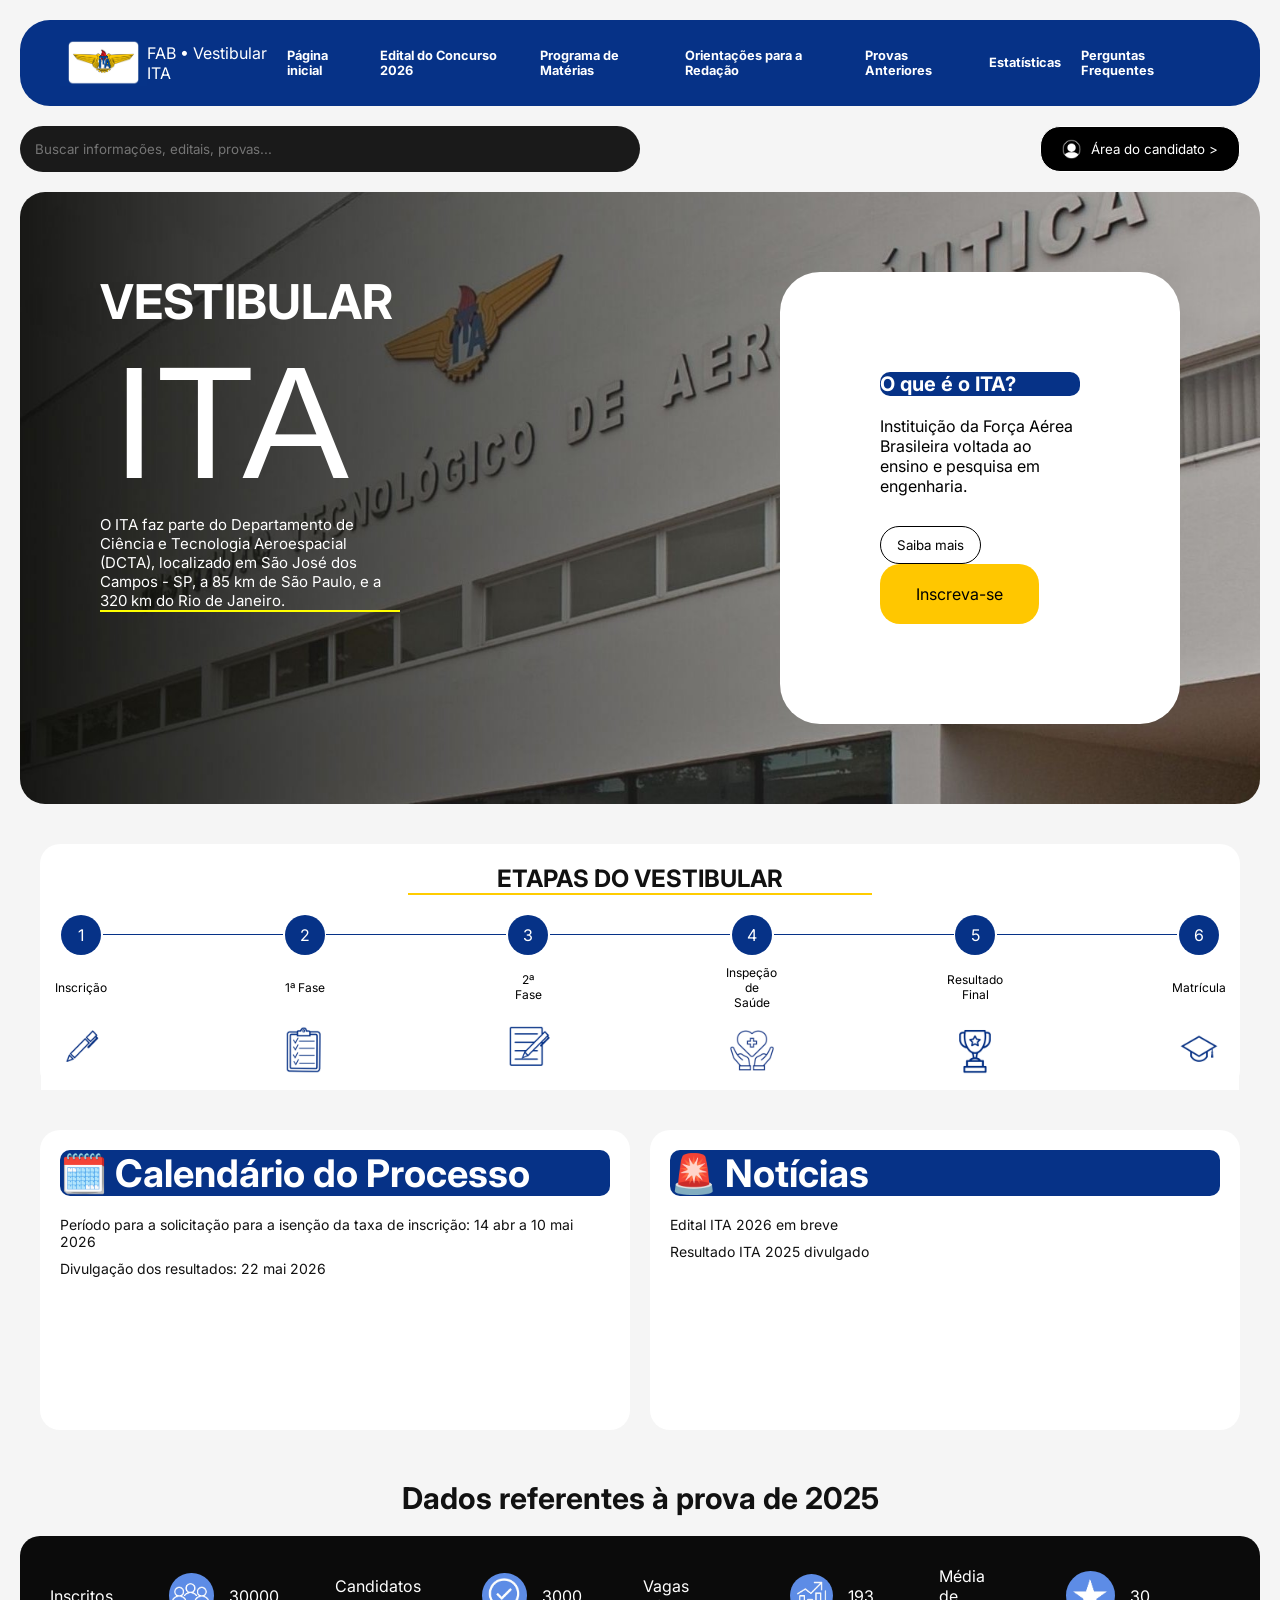
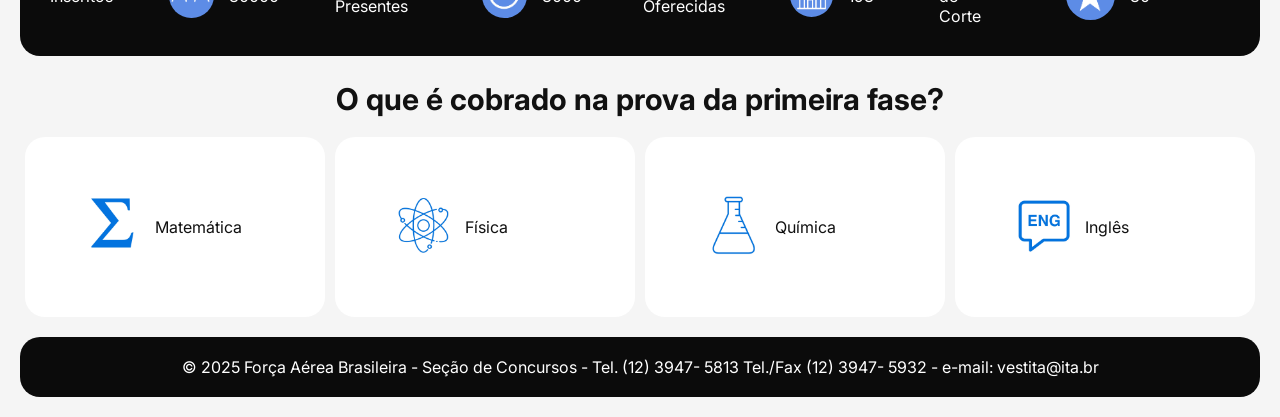
<file: index.html>
<!DOCTYPE html>
<html lang="pt-br">
<head>
  <meta charset="UTF-8">
  <title>Vestibular ITA</title>
  <link rel="stylesheet" href="style.css">
  <link href="https://fonts.googleapis.com/css2?family=Inter:wght@400;600;700&display=swap" rel="stylesheet">
</head>

<body>

<!-- HEADER -->
<header class="header">
  <div class="Fab"> <img src="assets/logoita.jpg" class="logo-header">  FAB • Vestibular ITA</div>
  <nav>
    <a>Página inicial</a>
    <a href="https://www.vestibular.ita.br/instrucoes/edital_2026_retificado.pdf" target="_blank">Edital do Concurso 2026</a>
    <a href="https://www.vestibular.ita.br/programa_2026.pdf" target="_blank">Programa de Matérias</a>
    <a href="https://www.vestibular.ita.br/orientacoes_redacao.pdf" target="blank">Orientações para a Redação</a>
    <a >Provas Anteriores</a>
    <a >Estatísticas</a>
    <a >Perguntas Frequentes</a>
  </nav>
</header>

<!-- SEARCH -->
<div class="search">
  <input type="text" placeholder="Buscar informações, editais, provas...">
  <button class="btn-candidato"> <img src="assets/candidato.jpg" class="candidato"> Área do candidato  > </button>
</div>

<!-- HERO -->
<section class="hero">
  <div class="hero-left">
    <h1>VESTIBULAR</h1>
    <span class="badge">ITA</span>
    <p class="legenda">O ITA faz parte do Departamento de Ciência e Tecnologia Aeroespacial (DCTA), localizado em São José dos Campos - SP, a 85 km de São Paulo, e a 320 km do Rio de Janeiro.</p>
  </div>

  <div class="hero-card">
    <h3>O que é o ITA?</h3>
    <p>Instituição da Força Aérea Brasileira voltada ao ensino e pesquisa em engenharia.</p>
    <div class="hero-buttons">
      <button class="btn-outline">Saiba mais</button>
      <button class="btn-primary">Inscreva-se</button>
    </div>
  </div>
</section>

<!-- ETAPAS -->
<section class="steps">
  <h2>ETAPAS DO VESTIBULAR</h2>
  <div class="step-line">
    <div class="step">1</div>
    <div class="linha-vertical"></div>
    <div class="step">2</div>
    <div class="linha-vertical"></div>
    <div class="step">3</div>
    <div class="linha-vertical"></div>
    <div class="step">4</div>
    <div class="linha-vertical"></div>
    <div class="step">5</div>
    <div class="linha-vertical"></div>
    <div class="step">6</div>
  </div>
  <div class="etapas">
    <div class="st">Inscrição</div>
    <div class="linha-vertical2"></div>
    <div class="st">1ª Fase</div>
    <div class="linha-vertical2"></div>
    <div class="st">2ª Fase</div>
    <div class="linha-vertical2"></div>
    <div class="st">Inspeção de Saúde</div>
    <div class="linha-vertical2"></div>
    <div class="st">Resultado Final</div>
    <div class="linha-vertical2"></div>
    <div class="st">Matrícula</div>
  </div>
  <div class="step-line2">
    <div class="stp"><img src="assets/1.png" class="logo"></div>
    <div class="linha-vertical2"></div>
    <div class="stp"><img src="assets/2.png" class="logo"></div>
    <div class="linha-vertical2"></div>
    <div class="stp"><img src="assets/3.png" class="logo"></div>
    <div class="linha-vertical2"></div>
    <div class="stp"><img src="assets/6.png" class="logo"></div>
    <div class="linha-vertical2"></div>
    <div class="stp"><img src="assets/5.png" class="logo"></div>
    <div class="linha-vertical2"></div>
    <div class="stp"><img src="assets/4.png" class="logo"></div>
  </div>
</section>

<!-- CALENDÁRIO + NOTÍCIAS -->
<section class="grid">
  <div class="card">
    <h3 class="info">🗓️ Calendário do Processo</h3>
      <div class="item">Período para a solicitação para a isenção da taxa de inscrição: 14 abr a 10 mai 2026</div>
      <div class="item">Divulgação dos resultados: 22 mai 2026</div>
  </div>

  <div class="card">
    <h3 class="info">🚨 Notícias</h3>
    <p class="item">Edital ITA 2026 em breve</p>
    <p class="item">Resultado ITA 2025 divulgado</p>
  </div>
</section>

<!-- ESTATÍSTICAS -->
 <h4>Dados referentes à prova de 2025</h4>
<section class="stats">
  <div class="t">Inscritos<br><span class="estat"><img src="assets/inscritos.jpeg" class="logo1">30000</span></div>
  <div class="t" >Candidatos Presentes<br><span class="estat"><img src="assets/confirmado.jpeg" class="logo1">3000</span></div>
  <div class="t" >Vagas Oferecidas<br><span class="estat"><img src="assets/dados.jpeg" class="logo1">193</span></div>
  <div class="t">Média de Corte<br><span class="estat"><img src="assets/resultado.jpeg" class="logo1">30</span></div>
</section>

<!-- CONTEÚDO -->
 <h4>O que é cobrado na prova da primeira fase?</h4>
<section class="subjects">
  <div class="subject"> <img src="assets/mat.jpeg" class="logo2"> Matemática</div>
  <div class="subject"> <img src="assets/fisica.jpeg" class="logo2">Física</div>
  <div class="subject"> <img src="assets/quimica.jpeg" class="logo2">Química</div>
  <div class="subject"> <img src="assets/ingles.jpeg" class="logo2">Inglês</div>
</section>

<!-- FOOTER -->
<footer class="footer">
  <p>© 2025 Força Aérea Brasileira - Seção de Concursos - Tel. (12) 3947- 5813 Tel./Fax (12) 3947- 5932 - e-mail: vestita@ita.br</p>
</footer>

</body>
</html>
</file>
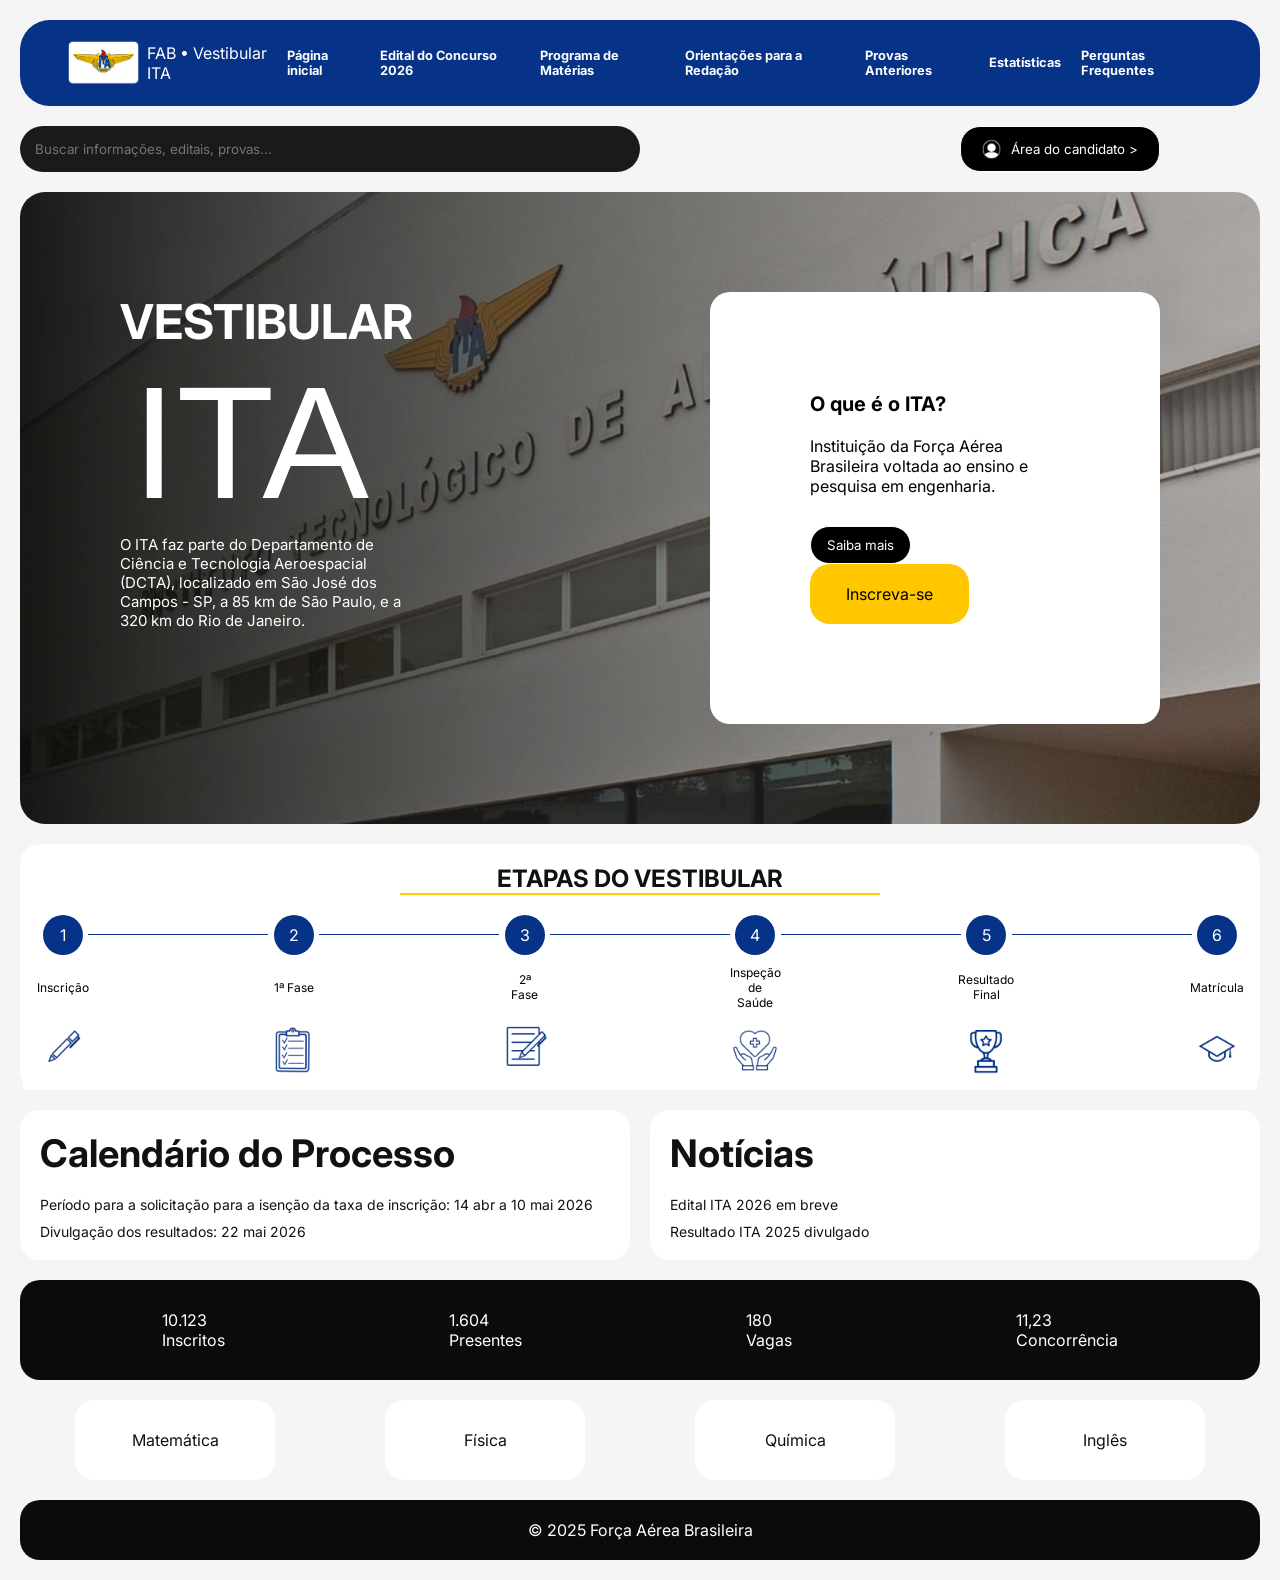
<file: site/index.html>
<!DOCTYPE html>
<html lang="pt-br">
<head>
  <meta charset="UTF-8">
  <title>Vestibular ITA</title>
  <link rel="stylesheet" href="style.css">
  <link href="https://fonts.googleapis.com/css2?family=Inter:wght@400;600;700&display=swap" rel="stylesheet">
</head>

<body>

<!-- HEADER -->
<header class="header">
  <div class="Fab"> <img src="assets/logoita.jpg" class="logo-header">  FAB • Vestibular ITA</div>
  <nav>
    <a>Página inicial</a>
    <a href="https://www.vestibular.ita.br/instrucoes/edital_2026_retificado.pdf" target="_blank">Edital do Concurso 2026</a>
    <a href="https://www.vestibular.ita.br/programa_2026.pdf" target="_blank">Programa de Matérias</a>
    <a href="https://www.vestibular.ita.br/orientacoes_redacao.pdf" target="blank">Orientações para a Redação</a>
    <a >Provas Anteriores</a>
    <a >Estatísticas</a>
    <a >Perguntas Frequentes</a>
  </nav>
</header>

<!-- SEARCH -->
<div class="search">
  <input type="text" placeholder="Buscar informações, editais, provas...">
  <button class="btn-candidato"> <img src="assets/candidato.jpg" class="candidato"> Área do candidato  > </button>
</div>

<!-- HERO -->
<section class="hero">
  <div class="hero-left">
    <h1>VESTIBULAR</h1>
    <span class="badge">ITA</span>
    <p class="legenda">O ITA faz parte do Departamento de Ciência e Tecnologia Aeroespacial (DCTA), localizado em São José dos Campos - SP, a 85 km de São Paulo, e a 320 km do Rio de Janeiro.</p>
  </div>

  <div class="hero-card">
    <h3>O que é o ITA?</h3>
    <p>Instituição da Força Aérea Brasileira voltada ao ensino e pesquisa em engenharia.</p>
    <div class="hero-buttons">
      <button class="btn-outline">Saiba mais</button>
      <button class="btn-primary">Inscreva-se</button>
    </div>
  </div>
</section>

<!-- ETAPAS -->
<section class="steps">
  <h2>ETAPAS DO VESTIBULAR</h2>
  <div class="step-line">
    <div class="step">1</div>
    <div class="linha-vertical"></div>
    <div class="step">2</div>
    <div class="linha-vertical"></div>
    <div class="step">3</div>
    <div class="linha-vertical"></div>
    <div class="step">4</div>
    <div class="linha-vertical"></div>
    <div class="step">5</div>
    <div class="linha-vertical"></div>
    <div class="step">6</div>
  </div>
  <div class="etapas">
    <div class="st">Inscrição</div>
    <div class="linha-vertical2"></div>
    <div class="st">1ª Fase</div>
    <div class="linha-vertical2"></div>
    <div class="st">2ª Fase</div>
    <div class="linha-vertical2"></div>
    <div class="st">Inspeção de Saúde</div>
    <div class="linha-vertical2"></div>
    <div class="st">Resultado Final</div>
    <div class="linha-vertical2"></div>
    <div class="st">Matrícula</div>
  </div>
  <div class="step-line2">
    <div class="stp"><img src="assets/1.png" class="logo"></div>
    <div class="linha-vertical2"></div>
    <div class="stp"><img src="assets/2.png" class="logo"></div>
    <div class="linha-vertical2"></div>
    <div class="stp"><img src="assets/3.png" class="logo"></div>
    <div class="linha-vertical2"></div>
    <div class="stp"><img src="assets/6.png" class="logo"></div>
    <div class="linha-vertical2"></div>
    <div class="stp"><img src="assets/5.png" class="logo"></div>
    <div class="linha-vertical2"></div>
    <div class="stp"><img src="assets/4.png" class="logo"></div>
  </div>
</section>

<!-- CALENDÁRIO + NOTÍCIAS -->
<section class="grid">
  <div class="card">
    <h3 class="info">Calendário do Processo</h3>
      <div class="item">Período para a solicitação para a isenção da taxa de inscrição: 14 abr a 10 mai 2026</div>
      <div class="item">Divulgação dos resultados: 22 mai 2026</div>
  </div>

  <div class="card">
    <h3 class="info">Notícias</h3>
    <p class="item">Edital ITA 2026 em breve</p>
    <p class="item">Resultado ITA 2025 divulgado</p>
  </div>
</section>

<!-- ESTATÍSTICAS -->
<section class="stats">
  <div>10.123<br><span>Inscritos</span></div>
  <div>1.604<br><span>Presentes</span></div>
  <div>180<br><span>Vagas</span></div>
  <div>11,23<br><span>Concorrência</span></div>
</section>

<!-- CONTEÚDO -->
<section class="subjects">
  <div class="subject">Matemática</div>
  <div class="subject">Física</div>
  <div class="subject">Química</div>
  <div class="subject">Inglês</div>
</section>

<!-- FOOTER -->
<footer class="footer">
  <p>© 2025 Força Aérea Brasileira</p>
</footer>

</body>
</html>
</file>
<file: style.css>
* {
  margin: 0;
  padding: 0;
  box-sizing: border-box;
  font-family: 'Inter', sans-serif;
}

body {
  background: #f5f5f5;
  color: #111;
}

a {
    text-decoration: none; 
    color: white;        
    font-weight: bold;
}

a:hover {
    color: #FFCC00;        
}

/* HEADER */
.header {
  background: #063287;
  color: white;
  display: flex;
  justify-content:center;
  padding: 20px 40px;
  border-radius: 30px;
  margin: 20px;
}

.Fab{
    width: 20%;
    display: flex;
    align-items: center;
}

nav {
    display: flex;
    align-items: center;
    font-size: 80%;
}

.logo-header{
    width: 40%;
}

.header nav a {
  margin: 0 10px;
  cursor: pointer;
}
.hero-buttons{
    margin-top: 30px;
}

/* BUTTONS */
.btn-primary {
  background: #ffc700;
  border: none;
  padding: 20px 36px;
  border-radius: 20px;
  font-size: 100%;
}
.btn-primary:hover{
    background: black;
    color: white;
}

.btn-outline {
  background: white;
  border: 1px solid black;
  color: black;
  padding: 10px 16px;
  border-radius: 20px;
}

.btn-candidato {
  background: black;
  border: 1px solid white;
  color: white;
  display: flex;
  align-items: center;
  justify-content: center;
  width: 200px;
  border-radius: 20px;
  margin-right: 20px;
}

.candidato{
    width: 10%;
    margin-right: 10px;
}


/* SEARCH */
.search {
  margin: 20px;
  display: flex;
  justify-content: space-between;
}

.search input {
  width: 50%;
  padding: 15px;
  border-radius: 30px;
  border: none;
  background: #1a1a1a;
  color: white;
}

/* HERO */
.hero {
  display: flex;
  justify-content: space-between;
  background-image: url("assets/ita.jpg");
  background-repeat: no-repeat;
  background-size: cover;
  background-position: center;
  color: white;
  margin: 20px;
  padding: 80px;
  border-radius: 25px;
}

.legenda{
    width: 300px;
    font-size: 15px;
    border-bottom: 2px solid yellow;
}

.hero-left h1 {
  font-size: 48px;
}

.logo1{
  width: 20%;
  border-radius: 50%;
  margin-right: 15px;
}

.t{
  display: flex;
  align-items: center;
}

.logo2{
  width: 40%;
  border-radius: 50%;
}

.badge {
  padding: 6px 12px;
  border-radius: 8px;
  font-size: 1000%;
  font-family:'Franklin Gothic Medium', 'Arial Narrow', Arial, sans-serif ;
}

.hero-card {
  background: white;
  color: black;
  padding: 100px;
  border-radius: 40px;
  width: 400px;
}

h3{
    margin-bottom: 20px;
    font-size: 20px;
    background-color: #063287;
    color: white;
    border-radius: 10px;
}


/* STEPS */
.steps {
  text-align: center;
  margin: 40px 0;
  margin: 40px;
  background: #fff;
  padding: 20px;
  border-radius: 20px;
}

.step-line {
  display: flex;
  justify-content: space-around;
  align-items: center;
}

.step-line2{
  display: flex;
  margin-top: 20px;
  justify-content: space-around;
}

.etapas {
    display: flex;
    margin-top: 10px;
    justify-content: space-around;
}

.step {
  width: 40px;
  height: 40px;
  background: #063287;
  color: white;
  border-radius: 50%;
  display: flex;
  align-items: center;
  justify-content: center;
}

.linha-vertical {
    width: 180px;
    height: 1px; /* Você controla a altura da linha */
    background-color: #063287;
}

.linha-vertical2 {
    width: 180px;
    height: 1px; /* Você controla a altura da linha */
    background-color: white;
}

.stp {
  width: 40px;
  height: 40px;
  background: #f7f7f7;
  color: white;
  border-radius: 10%;
  display: flex;
  align-items: center;
  justify-content: center;
}

.st {
  width: 40px;
  color: black;
  display: flex;
  align-items: center;
  justify-content: center;
  font-size: 12px;
}

.logo {
    width: 200%;
}

h2 {
    margin-bottom: 20px;
    border-bottom: 2px solid #FFCC00;
    margin-left: 30%;
    margin-right: 30%;
}


/* GRID */
.grid {
  display: flex;
  gap: 20px;
  margin: 40px;
}

.card {
  flex: 1;
  background: white;
  height: 300px;
  padding: 20px;
  border-radius: 20px;
  margin-bottom: 10px;;
}

.info{
    font-size: 38px;
}

.item{
    margin-top: 10px;
    font-size: 14px;
}

/* STATS */
.stats {
  display: flex;
  justify-content: space-around;
  background: #0b0b0b;
  color: white;
  margin: 20px;
  padding: 30px;
  border-radius: 20px;
}
.estat{
  display: flex;
  justify-content:center;
  align-items: center;
}

h4{
  text-align: center;
  font-size: 30px;
  margin-top: 25px;
}

/* SUBJECTS */
.subjects {
  display: flex;
  justify-content: space-around;
  margin: 20px;
}

.subject {
  background: white;
  padding: 50px;
  border-radius: 20px;
  width: 300px;
  display: flex;
  align-items: center;
}

/* FOOTER */
.footer {
  background: #0b0b0b;
  color: white;
  text-align: center;
  padding: 20px;
  margin: 20px;
  border-radius: 20px;
}
</file>
<file: site/style.css>
* {
  margin: 0;
  padding: 0;
  box-sizing: border-box;
  font-family: 'Inter', sans-serif;
}

body {
  background: #f5f5f5;
  color: #111;
}

a {
    text-decoration: none; 
    color: white;        
    font-weight: bold;
}

a:hover {
    color: #FFCC00;        
}

/* HEADER */
.header {
  background: #063287;
  color: white;
  display: flex;
  justify-content:center;
  padding: 20px 40px;
  border-radius: 30px;
  margin: 20px;
}

.Fab{
    width: 20%;
    display: flex;
    align-items: center;
}

nav {
    display: flex;
    align-items: center;
    font-size: 80%;
}

.logo-header{
    width: 40%;
}

.header nav a {
  margin: 0 10px;
  cursor: pointer;
}
.hero-buttons{
    margin-top: 30px;
}

/* BUTTONS */
.btn-primary {
  background: #ffc700;
  border: none;
  padding: 20px 36px;
  border-radius: 20px;
  font-size: 100%;
}
.btn-primary:hover{
    background: black;
    color: white;
}

.btn-outline {
  background: black;
  border: 1px solid white;
  color: white;
  padding: 10px 16px;
  border-radius: 20px;
}

.btn-candidato {
  background: black;
  border: 1px solid white;
  color: white;
  display: flex;
  align-items: center;
  justify-content: center;
  width: 200px;
  border-radius: 20px;
  margin-right: 100px;
}

.candidato{
    width: 10%;
    margin-right: 10px;
}


/* SEARCH */
.search {
  margin: 20px;
  display: flex;
  justify-content: space-between;
}

.search input {
  width: 50%;
  padding: 15px;
  border-radius: 30px;
  border: none;
  background: #1a1a1a;
  color: white;
}

/* HERO */
.hero {
  display: flex;
  justify-content: space-between;
  background-image: url("assets/ita.jpg");
  background-repeat: no-repeat;
  background-size: cover;
  background-position: center;
  color: white;
  margin: 20px;
  padding: 100px;
  border-radius: 25px;
}

.legenda{
    width: 300px;
    font-size: 15px;
}

.hero-left h1 {
  font-size: 48px;
}

.badge {
  padding: 6px 12px;
  border-radius: 8px;
  font-size: 1000%;
  font-family:'Franklin Gothic Medium', 'Arial Narrow', Arial, sans-serif ;
}

.hero-card {
  background: #fff;
  color: black;
  padding: 100px;
  border-radius: 20px;
  width: 450px;
}

h3{
    margin-bottom: 20px;
    font-size: 20px;
}


/* STEPS */
.steps {
  text-align: center;
  margin: 40px 0;
  margin: 20px;
  background: #fff;
  padding: 20px;
  border-radius: 20px;
}

.step-line {
  display: flex;
  justify-content: space-around;
  align-items: center;
}

.step-line2{
  display: flex;
  margin-top: 20px;
  justify-content: space-around;
}

.etapas {
    display: flex;
    margin-top: 10px;
    justify-content: space-around;
}

.step {
  width: 40px;
  height: 40px;
  background: #063287;
  color: white;
  border-radius: 50%;
  display: flex;
  align-items: center;
  justify-content: center;
}

.linha-vertical {
    width: 180px;
    height: 1px; /* Você controla a altura da linha */
    background-color: #063287;
}

.linha-vertical2 {
    width: 180px;
    height: 1px; /* Você controla a altura da linha */
    background-color: white;
}

.stp {
  width: 40px;
  height: 40px;
  background: #f7f7f7;
  color: white;
  border-radius: 10%;
  display: flex;
  align-items: center;
  justify-content: center;
}

.st {
  width: 40px;
  color: black;
  display: flex;
  align-items: center;
  justify-content: center;
  font-size: 12px;
}

.logo {
    width: 200%;
}

h2 {
    margin-bottom: 20px;
    border-bottom: 2px solid #FFCC00;
    margin-left: 30%;
    margin-right: 30%;
}


/* GRID */
.grid {
  display: flex;
  gap: 20px;
  margin: 20px;
}

.card {
  flex: 1;
  background: white;
  padding: 20px;
  border-radius: 20px;
  border-bottom: 1px;
  border-color: #063287;
}

.info{
    font-size: 38px;
}

.item{
    margin-top: 10px;
    font-size: 14px;
}

/* STATS */
.stats {
  display: flex;
  justify-content: space-around;
  background: #0b0b0b;
  color: white;
  margin: 20px;
  padding: 30px;
  border-radius: 20px;
}

/* SUBJECTS */
.subjects {
  display: flex;
  justify-content: space-around;
  margin: 20px;
}

.subject {
  background: white;
  padding: 30px;
  border-radius: 20px;
  width: 200px;
  text-align: center;
}

/* FOOTER */
.footer {
  background: #0b0b0b;
  color: white;
  text-align: center;
  padding: 20px;
  margin: 20px;
  border-radius: 20px;
}
</file>
